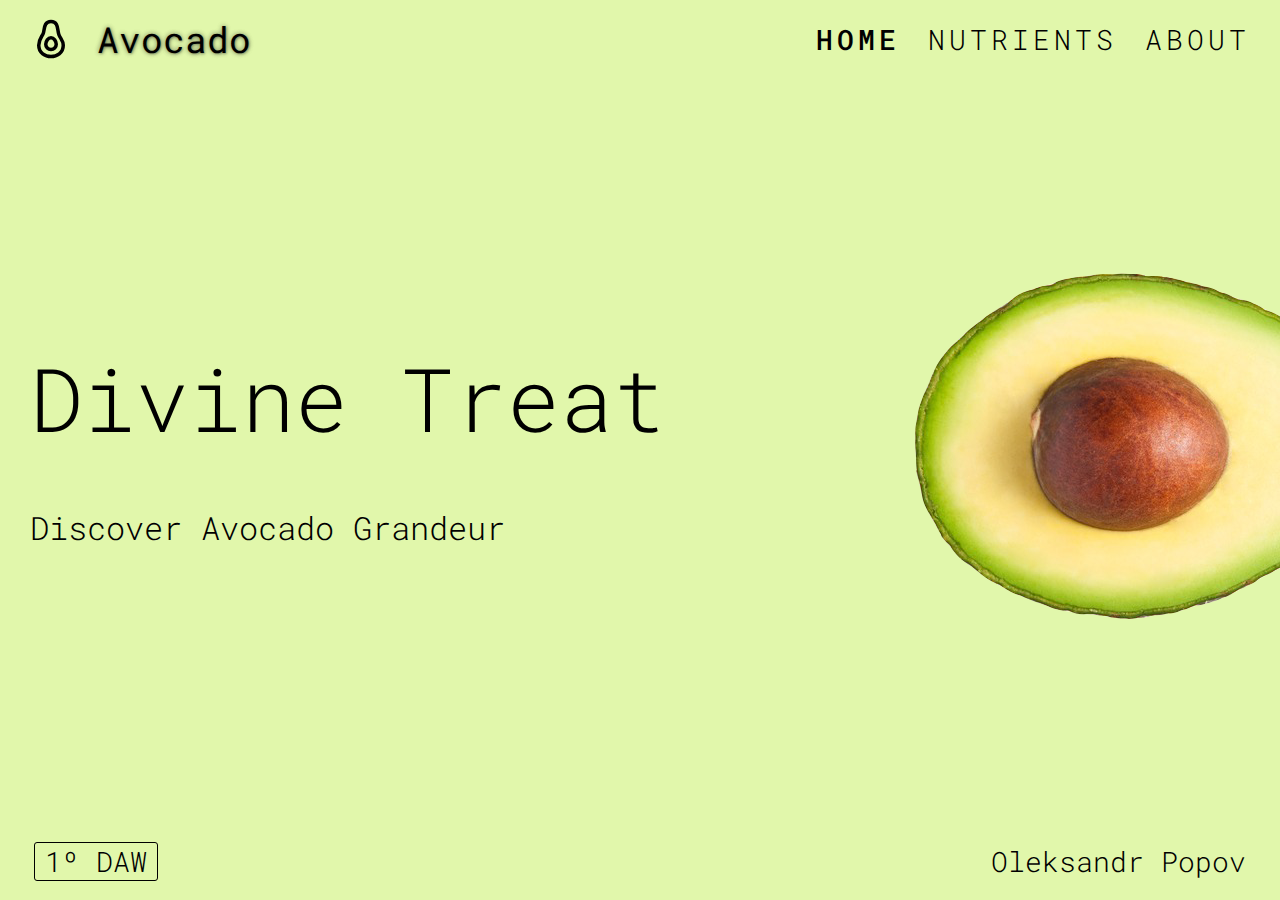
<file: index.html>
<!DOCTYPE html>
<html lang="en">
<head>
    <meta charset="UTF-8">
    <meta http-equiv="X-UA-Compatible" content="IE=edge">
    <meta name="viewport" content="width=device-width, initial-scale=1.0">
    <link rel="stylesheet" href="style.css">
    <title>Avocado</title>
</head>
<body>
    <div class="container">
        <header>
            <div class="logo">
                <a href="index.html">
                    <svg viewBox="0 0 48 48" fill="none">
                        <path d="M33 19C31 14 33 4 24 4C15 4 17 14 15 18C13 22 10 25 10 31C10 40 17.5 44 24 44C30.5 44 38 40 38 31C38 26 35 24 33 19Z" stroke="black" stroke-width="4"/>
                        <path d="M30 30C30 31.5913 29.3679 33.1174 28.2426 34.2426C27.1174 35.3679 25.5913 36 24 36C22.4087 36 20.8826 35.3679 19.7574 34.2426C18.6321 33.1174 18 31.5913 18 30C18 26.686 20.686 22.5 24 22.5C27.314 22.5 30 26.686 30 30Z" stroke="black" stroke-width="4"/>
                    </svg>
                </a>
                <p class="name">avocado</p>
            </div>
            <nav>
                <svg id="menu-btn" class="open" viewBox="0 0 24 24">
                    <path
                        stroke="currentColor"
                        stroke-linecap="round"
                        stroke-linejoin="round"
                        stroke-width="1.5"
                        d="M4.75 5.75H19.25"
                    />
                    <path
                        stroke="currentColor"
                        stroke-linecap="round"
                        stroke-linejoin="round"
                        stroke-width="1.5"
                        d="M4.75 18.25H19.25"
                    />
                    <path
                        stroke="currentColor"
                        stroke-linecap="round"
                        stroke-linejoin="round"
                        stroke-width="1.5"
                        d="M4.75 12H19.25"
                    />
                </svg>

                <ul id="nav" class="nav">
                    <li>
                        <svg id="exit-btn" class="exit" fill="none" viewBox="0 0 24 24">
                            <path
                              stroke="currentColor"
                              stroke-linecap="round"
                              stroke-linejoin="round"
                              stroke-width="1.5"
                              d="M17.25 6.75L6.75 17.25"
                            />
                            <path
                              stroke="currentColor"
                              stroke-linecap="round"
                              stroke-linejoin="round"
                              stroke-width="1.5"
                              d="M6.75 6.75L17.25 17.25"
                            />
                        </svg>
                    </li>

                    <li class="link-home"><a href="index.html">Home</a></li>
                    <li><a href="nutrients.html">Nutrients</a></li>
                    <li><a href="about.html">About</a></li>
                </ul>
            </nav>
        </header>
        <main class="main-index">
            <div class="index-column">
                <h1>Divine Treat</h1>
                <p class="p-main">Discover Avocado Grandeur</p>
            </div>
            <img class="avocado-img avocado-img-home" src="images/avocado-fruit.png" alt="avocado">
        </main>
        <footer>
            <p class="p-footer daw"><a rel="noopener" href="https://departamentoinformaticajmpp.com/web/php/detalles.php?id=68&token=9a439d9b3d99e9c7c3da28e38e952e4715f1b647" target="_blank">1º DAW</a></p>
            <p class="p-footer">Oleksandr Popov</p>
        </footer>
    </div>
    <script src="index.js"></script>
</body>
</html>
</file>
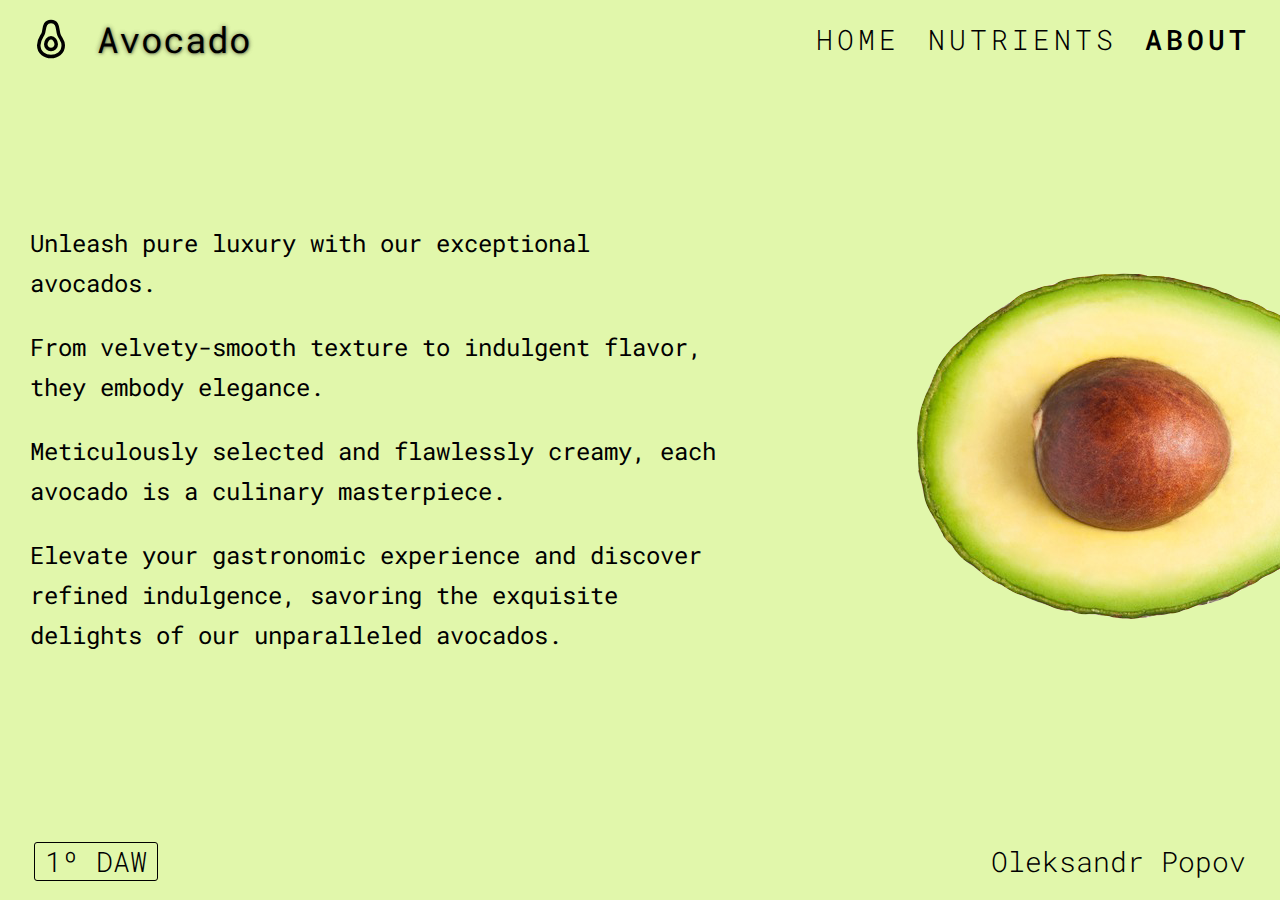
<file: about.html>
<!DOCTYPE html>
<html lang="en">
<head>
    <meta charset="UTF-8">
    <meta http-equiv="X-UA-Compatible" content="IE=edge">
    <meta name="viewport" content="width=device-width, initial-scale=1.0">
    <link rel="stylesheet" href="style.css">
    <title>Avocado</title>
</head>
<body>
    <div class="container">
        <header>
            <div class="logo">
                <a href="index.html">
                    <svg class="funny-logo" viewBox="0 0 48 48" fill="none">
                        <path d="M33 19C31 14 33 4 24 4C15 4 17 14 15 18C13 22 10 25 10 31C10 40 17.5 44 24 44C30.5 44 38 40 38 31C38 26 35 24 33 19Z" stroke="black" stroke-width="4"/>
                        <path d="M30 30C30 31.5913 29.3679 33.1174 28.2426 34.2426C27.1174 35.3679 25.5913 36 24 36C22.4087 36 20.8826 35.3679 19.7574 34.2426C18.6321 33.1174 18 31.5913 18 30C18 26.686 20.686 22.5 24 22.5C27.314 22.5 30 26.686 30 30Z" stroke="black" stroke-width="4"/>
                    </svg>
                </a>
                <p class="name">avocado</p>
            </div>
            <nav>
                <svg id="menu-btn" class="open" viewBox="0 0 24 24">
                    <path
                        stroke="currentColor"
                        stroke-linecap="round"
                        stroke-linejoin="round"
                        stroke-width="1.5"
                        d="M4.75 5.75H19.25"
                    />
                    <path
                        stroke="currentColor"
                        stroke-linecap="round"
                        stroke-linejoin="round"
                        stroke-width="1.5"
                        d="M4.75 18.25H19.25"
                    />
                    <path
                        stroke="currentColor"
                        stroke-linecap="round"
                        stroke-linejoin="round"
                        stroke-width="1.5"
                        d="M4.75 12H19.25"
                    />
                </svg>

                <ul id="nav" class="nav">
                    <li>
                        <svg id="exit-btn" class="exit" fill="none" viewBox="0 0 24 24">
                            <path
                              stroke="currentColor"
                              stroke-linecap="round"
                              stroke-linejoin="round"
                              stroke-width="1.5"
                              d="M17.25 6.75L6.75 17.25"
                            />
                            <path
                              stroke="currentColor"
                              stroke-linecap="round"
                              stroke-linejoin="round"
                              stroke-width="1.5"
                              d="M6.75 6.75L17.25 17.25"
                            />
                        </svg>
                    </li>

                    <li><a href="index.html">Home</a></li>
                    <li><a href="nutrients.html">Nutrients</a></li>
                    <li class="link-about"><a href="about.html">About</a></li>
                </ul>
            </nav>
        </header>
        <main class="main-about">
            <div class="about-column">
                <p class="p-about">
                    Unleash pure luxury with our exceptional avocados.
                </p>
                <p class="p-about">
                    From velvety-smooth texture to indulgent flavor, they embody elegance.
                </p>
                <p class="p-about">    
                    Meticulously selected and flawlessly creamy, each avocado is a culinary masterpiece.
                </p>
                <p class="p-about">
                    Elevate your gastronomic experience and discover refined indulgence, 
                    savoring the exquisite delights of our unparalleled avocados.
                </p>
            </div>
            <img class="avocado-img avocado-img-about funny-filter funny-filter-small" src="images/avocado-fruit.png" alt="avocado">
        </main>
        <footer>
            <p class="p-footer daw"><a rel="noopener" href="https://departamentoinformaticajmpp.com/web/php/detalles.php?id=68&token=9a439d9b3d99e9c7c3da28e38e952e4715f1b647" target="_blank">1º DAW</a></p>
            <p class="p-footer">Oleksandr Popov</p>
        </footer>
    </div>
    <script src="index.js"></script>
</body>
</html>
</file>
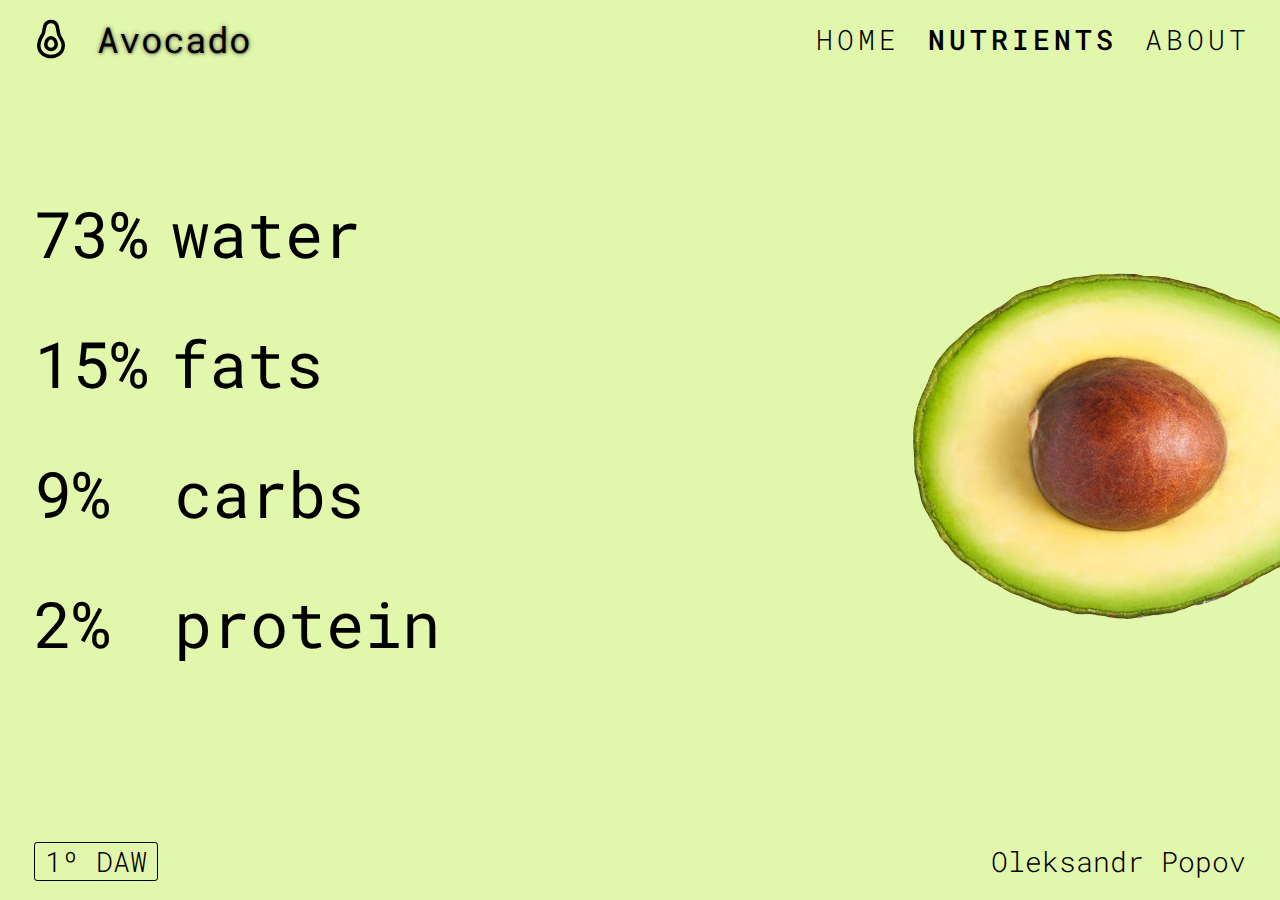
<file: nutrients.html>
<!DOCTYPE html>
<html lang="en">
<head>
    <meta charset="UTF-8">
    <meta http-equiv="X-UA-Compatible" content="IE=edge">
    <meta name="viewport" content="width=device-width, initial-scale=1.0">
    <link rel="stylesheet" href="style.css">
    <title>Avocado</title>
</head>
<body>
    <div class="container">
        <header>
            <div class="logo">
                <a href="index.html">
                    <svg viewBox="0 0 48 48" fill="none">
                        <path d="M33 19C31 14 33 4 24 4C15 4 17 14 15 18C13 22 10 25 10 31C10 40 17.5 44 24 44C30.5 44 38 40 38 31C38 26 35 24 33 19Z" stroke="black" stroke-width="4"/>
                        <path d="M30 30C30 31.5913 29.3679 33.1174 28.2426 34.2426C27.1174 35.3679 25.5913 36 24 36C22.4087 36 20.8826 35.3679 19.7574 34.2426C18.6321 33.1174 18 31.5913 18 30C18 26.686 20.686 22.5 24 22.5C27.314 22.5 30 26.686 30 30Z" stroke="black" stroke-width="4"/>
                    </svg>
                </a>
                <p class="name">avocado</p>
            </div>
            <nav>
                <svg id="menu-btn" class="open" viewBox="0 0 24 24">
                    <path
                        stroke="currentColor"
                        stroke-linecap="round"
                        stroke-linejoin="round"
                        stroke-width="1.5"
                        d="M4.75 5.75H19.25"
                    />
                    <path
                        stroke="currentColor"
                        stroke-linecap="round"
                        stroke-linejoin="round"
                        stroke-width="1.5"
                        d="M4.75 18.25H19.25"
                    />
                    <path
                        stroke="currentColor"
                        stroke-linecap="round"
                        stroke-linejoin="round"
                        stroke-width="1.5"
                        d="M4.75 12H19.25"
                    />
                </svg>

                <ul id="nav" class="nav">
                    <li>
                        <svg id="exit-btn" class="exit" fill="none" viewBox="0 0 24 24">
                            <path
                              stroke="currentColor"
                              stroke-linecap="round"
                              stroke-linejoin="round"
                              stroke-width="1.5"
                              d="M17.25 6.75L6.75 17.25"
                            />
                            <path
                              stroke="currentColor"
                              stroke-linecap="round"
                              stroke-linejoin="round"
                              stroke-width="1.5"
                              d="M6.75 6.75L17.25 17.25"
                            />
                        </svg>
                    </li>

                    <li><a href="index.html">Home</a></li>
                    <li class="link-nutrients"><a href="nutrients.html">Nutrients</a></li>
                    <li><a href="about.html">About</a></li>
                </ul>
            </nav>
        </header>
        <main class="main-nutrients">
            <div class="nutrients-column">
                <div class="rows">
                    <p>73%</p>
                    <p class="first">water</p>
                </div>
                <div class="rows">
                    <p>15%</p>
                    <p class="first">fats</p>
                </div>
                <div class="rows">
                    <p>9%</p>
                    <p class="second">carbs</p>
                </div>
                <div class="rows">
                    <p>2%</p>
                    <p class="second">protein</p>
                </div>
            </div>
            <img class="avocado-img avocado-img-nutrients" src="images/avocado-fruit.png" alt="avocado">
        </main>
        <footer>
            <p class="p-footer daw"><a rel="noopener" href="https://departamentoinformaticajmpp.com/web/php/detalles.php?id=68&token=9a439d9b3d99e9c7c3da28e38e952e4715f1b647" target="_blank">1º DAW</a></p>
            <p class="p-footer">Oleksandr Popov</p>
        </footer>
    </div>
    <script src="index.js"></script>
</body>
</html>
</file>
<file: style.css>
@font-face {
    font-family: 'RobotoMono';
    src: url('fonts/static/RobotoMono-Light.ttf') format('truetype');
    font-weight: 300;
    font-style: normal;
}

@font-face {
    font-family: 'RobotoMono';
    src: url('fonts/static/RobotoMono-Regular.ttf') format('truetype');
    font-weight: 400;
    font-style: normal;
}

@font-face {
    font-family: 'RobotoMono';
    src: url('fonts/static/RobotoMono-Medium.ttf') format('truetype');
    font-weight: 500;
    font-style: normal;
}

*, ::before, ::after {
    box-sizing: border-box;
}

* {
    margin: 0;
    padding: 0;
    font: inherit;
}

body {
    min-height: 100vh;
    max-width: 1440px;
    background-color: #e1f7ab;
    margin: 0 auto;
}

svg, img {
    display: block;
    max-width: 100%;
}

a {
    text-decoration: none;
    text-transform: uppercase;
    color: black;
}

.container {
    height: 100dvh;
    display: flex;
    flex-direction: column;
    justify-content: space-between;
    padding-inline: 8px;
}

h1, p, .about-p, ul, footer {
    font-family: 'RobotoMono';
}

.logo .name {
    display: none;
    margin-left: 25px;
    text-transform: capitalize;
    text-shadow: 1px 1px 2px rgba(0, 0, 0, 0.25), 0 0 5px rgba(0, 0, 0, 0.25), 0 0 5px rgba(0, 0, 0, 0.25);
}

header {
    display: flex;
    justify-content: space-between;
    align-items: center;
    margin-block: 5px;
}

.logo svg {
    width: 38px;
    cursor: pointer;
}

.funny-logo {
    transform: none;
    transition: all ease-in-out 300ms;
}

.funny-logo:hover {
    transform: rotate(90deg);
}

.open {
    cursor: pointer;
    width: 42px;
  }

.nav {
    position: fixed;
    top: 0;
    right: 0;
    background-color: black;
    height: 100vh;
    width: 100%;
    padding-top: 5em;
    list-style: none;
    display: none;
    place-content: start center;
    z-index: 1;
}

.nav li {
    padding: 1.5em;
}

nav li a {
    font-size: 1.75rem;
    font-weight: 500;
    letter-spacing: 4px;
    color: #e1f7ab;
}

.exit {
    width: 42px;
    position: absolute;
    top: 5px;
    right: 9px;
    cursor: pointer;
    z-index: 2;
    color: #e1f7ab;
}
  
.open-nav {
    display: grid;
}

.main-index, .main-nutrients, .main-about {
    display: flex;
    justify-content: space-between;
    align-items: center;
    margin-inline-start: 4px;
    margin-block-end: 2em;
}

.main-nutrients {
    margin-block-start: 2.75em;
}

.main-about {
    margin-inline-start: 4px;
}

h1 {
    font-size: 3.5rem;
    font-weight: 300;
    margin-block-end: 1em;
    line-height: 1em;
}

.p-main {
    font-weight: 300;
    font-size: 2rem;
    line-height: 1.015em;
}

.rows {
    display: flex;
    align-items: center;
    font-size: 2rem;
    margin-block-end: 1.15em;
}

.row:last-child {
    margin-block-end: 0;
}

.first {
    margin-inline-start: .36em;
}

.second {
    margin-inline-start: 1em;
}

.p-about {
    font-size: 1.15rem;
    margin-block-end: 1.25em;
    margin-inline-end: .5em;
}

.avocado-img {
    position: fixed;
    min-width: 120%;
    top: 50%;
    left: 105%;
    transform: translate(-50%, -50%) rotate(-90deg);
    z-index: -1;
}

.funny-filter-small {
    filter: blur(1.25px);
}

footer {
    display: flex;
    justify-content: space-between;
    align-items: center;
    margin: 10px 4px;
}

.daw a {
    border: 1px solid black;
    padding-inline: .35em;
    border-radius: 3px;
}

.daw a:hover {
    background-color: black;
    color: #e1f7ab;
}

.p-footer {
    font-size: 1.15rem;
}

@media (width >= 600px) {

    .container {
        padding: 10px 30px;
    }
    
    .logo svg {
        width: 42px;
    }
    
    .open, .nav li:first-child {
        display: none;
    }
    
    .nav {
        position: unset;
        top: unset;
        right: unset;
        background: inherit;
        color: black;
        height: unset;
        width: unset;
        padding-top: unset;
        list-style: none;
        display: flex;
        justify-content: space-between;
        align-items: center;
    }
    
    .nav li {
        font-size: 1.75rem;
        font-weight: 300;
        padding: unset;
        margin-inline-end: 1em;
        letter-spacing: 4px;
    }

    nav li a {
        color: initial;
        font-weight: unset;
    }

    .link-home a, 
    .link-nutrients a, 
    .link-about a {
        font-weight: 500;
    }

    .nav li:last-child {
        margin-inline-end: 0;
    }

    .mani-index {
        margin-block-end: 0;
    }

    h1 {
        font-size: 5rem;
        font-weight: 300;
        margin-block-end: .75em;
        line-height: 1em;
    }
    
    .p-main {
        font-weight: 300;
        font-size: 2rem;
        line-height: 1.25em;
    }

    .rows {
        font-size: 2.5rem;
    }

    .about-column {
        flex-basis: 50%;
        flex-shrink: 0;
    }

    .p-about {
        font-size: 1.25rem;
        margin-block-end: 1em;
    }

    .avocado-img-home, 
    .avocado-img-nutrients,
    .avocado-img-about {
        position: initial;
        min-width: 61.2%;
        margin-inline-start: 4.5em;
        margin-block-start: 1.25em;
        top: unset;
        left: unset;
        transform: rotate(-90deg);
        z-index: 0;
    }

    .avocado-img-nutrients {
        min-width: 60%;
        margin-block-start: -2em;
        margin-inline-start: 6.95em;
    }

    .avocado-img-about {
        min-width: 62.5%;
        margin-inline-start: 0;
        margin-block-start: 0;
    }

    .funny-filter-small {
        filter: blur(0);
    }
}

@media (width >= 1000px) {

    .logo {
        display: flex;
        align-items: center;
    }

    .logo .name {
        display: block;
        font-size: 2.25rem;
    }

    nav li {
        position: relative;
    }
    
    nav a::after {
        content: '';
        display: block;
        height: 4px;
        width: 0%;
        background-color: black;
        position: absolute;
    
        transition: all ease-in-out 300ms;
    }
    
    nav a:hover::after {
        width: 100%;
    }

    .main-index, 
    .main-nutrients, 
    .main-about {
        margin-inline-start: 0;
        margin-block-end: 0;
        margin-block-start: 0;
    }

    .main-index .index-column {
        width: 800px;
        flex-shrink: 0;
    }

    h1 {
        font-size: 5.5rem;
    }

    .main-nutrients p {
        font-size: 4rem;
    }

    .nutrients-column {
        margin-inline-start: .25em;
        margin-inline-end: 19.3em;
    }

    .p-about {
        width: 690px;
        font-weight: 400;
        font-size: 1.5rem;
        line-height: 40px;
    }

    .avocado-img {
        min-width: initial;
        transform: none;
        margin-block-start: 0;
    }

    .avocado-img-home {
        margin-inline-start: 0;
        padding-inline-start: 2em;
    }

    .avocado-img-about {
        margin-inline-start: 8.25em;
    }

    .funny-filter {
        filter: invert(0%);
        transition: all ease-in-out 300ms;
    }
    
    .funny-filter:hover {
        filter: invert(100%);
    }

    .p-footer {
        font-size: 1.75rem;
        font-weight: 300;
    }
}
</file>
